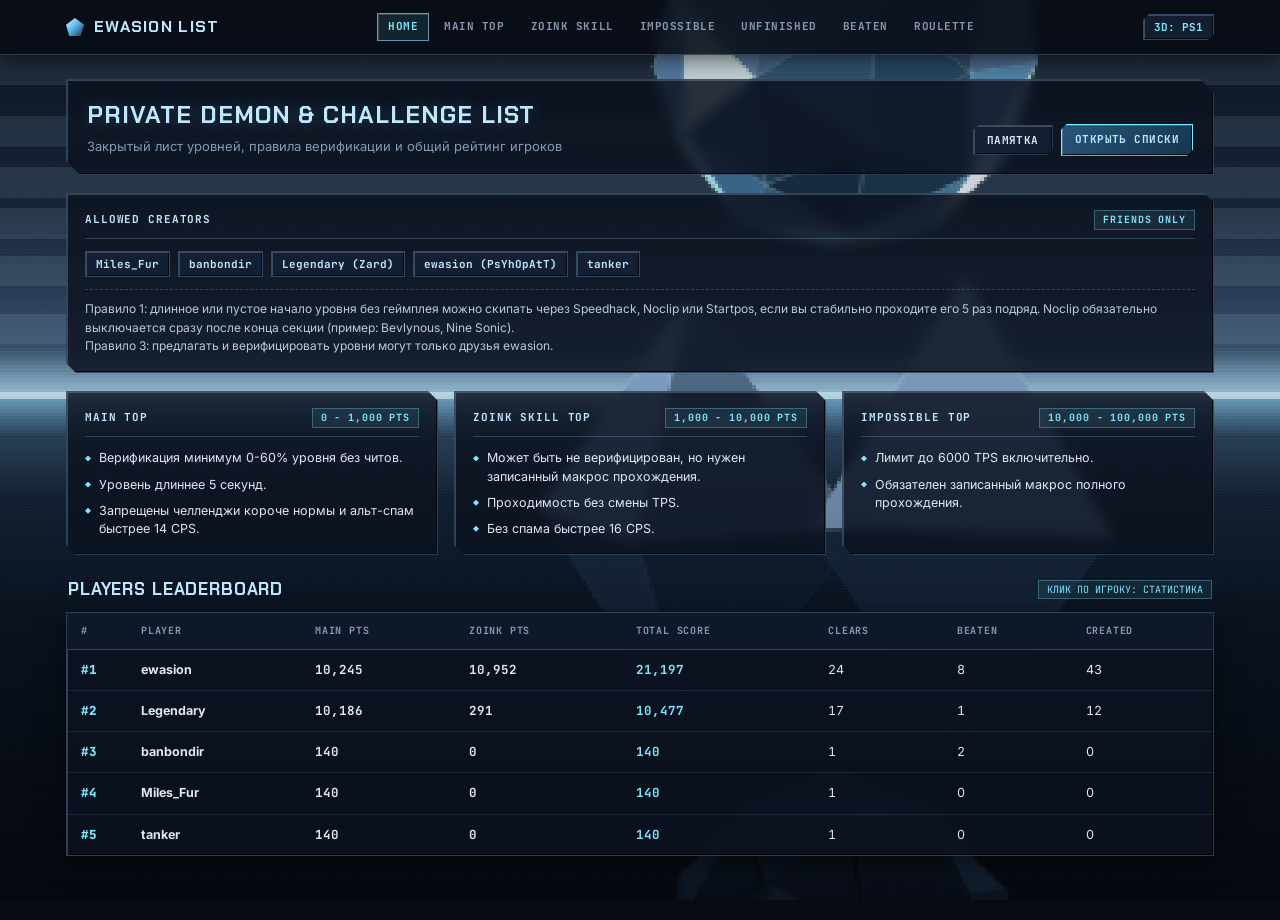
<file: index.html>
<!DOCTYPE html>
<html lang="ru">
<head>
  <meta charset="UTF-8">
  <meta name="viewport" content="width=device-width, initial-scale=1.0">
  <title>Private GD List</title>
  <link rel="preconnect" href="https://fonts.googleapis.com">
  <link rel="preconnect" href="https://fonts.gstatic.com" crossorigin>
  <link href="https://fonts.googleapis.com/css2?family=Chakra+Petch:wght@600;700&family=Inter:wght@400;500;600;700&family=JetBrains+Mono:wght@500;700;800&display=swap" rel="stylesheet">
  <link rel="stylesheet" href="page.css">
</head>
<body>
  <header class="topbar">
    <div class="topbar-inner">
      <a href="index.html" class="brand">
        <span class="glacier-prism" aria-hidden="true"></span>
        <span>EWASION LIST</span>
      </a>
      <nav class="nav">
        <a href="index.html" class="active">Home</a>
        <a href="list.html#main">Main Top</a>
        <a href="list.html#zoink">Zoink Skill</a>
        <a href="list.html#impossible">Impossible</a>
        <a href="list.html#unfinished">Unfinished</a>
        <a href="list.html#beaten">Beaten</a>
        <a href="roulette.html">Roulette</a>
      </nav>
      <button type="button" class="mode-toggle" id="render-toggle">3D: PS1</button>
    </div>
  </header>

  <main class="wrap" id="home-view">
    <div class="page-head">
      <div>
        <h1>Private Demon &amp; Challenge List</h1>
        <p>Закрытый лист уровней, правила верификации и общий рейтинг игроков</p>
      </div>
      <div class="head-actions">
        <button type="button" class="btn" data-popup-note="rules">Памятка</button>
        <a href="list.html#main" class="btn btn-primary">Открыть списки</a>
      </div>
    </div>

    <div class="card" style="margin-bottom: 18px;">
      <div class="card-title">
        <span>Allowed Creators</span>
        <span class="range-tag">Friends Only</span>
      </div>
      <div class="creators-row">
        <button type="button" class="pill pill-btn" data-player-card="Miles_Fur">Miles_Fur</button>
        <button type="button" class="pill pill-btn" data-player-card="banbondir">banbondir</button>
        <button type="button" class="pill pill-btn" data-player-card="Legendary">Legendary (Zard)</button>
        <button type="button" class="pill pill-btn" data-player-card="ewasion">ewasion (PsYhOpAtT)</button>
        <button type="button" class="pill pill-btn" data-player-card="tanker">tanker</button>
      </div>
      <p class="rules-note">
        Правило 1: длинное или пустое начало уровня без геймплея можно скипать через Speedhack, Noclip или Startpos, если вы стабильно проходите его 5 раз подряд. Noclip обязательно выключается сразу после конца секции (пример: Bevlynous, Nine Sonic).<br>
        Правило 3: предлагать и верифицировать уровни могут только друзья ewasion.
      </p>
    </div>

    <div class="grid-3">
      <div class="card">
        <div class="card-title">
          <span>Main Top</span>
          <span class="range-tag">0 - 1,000 pts</span>
        </div>
        <ul class="rules-list">
          <li>Верификация минимум 0-60% уровня без читов.</li>
          <li>Уровень длиннее 5 секунд.</li>
          <li>Запрещены челленджи короче нормы и альт-спам быстрее 14 CPS.</li>
        </ul>
      </div>

      <div class="card">
        <div class="card-title">
          <span>Zoink Skill Top</span>
          <span class="range-tag">1,000 - 10,000 pts</span>
        </div>
        <ul class="rules-list">
          <li>Может быть не верифицирован, но нужен записанный макрос прохождения.</li>
          <li>Проходимость без смены TPS.</li>
          <li>Без спама быстрее 16 CPS.</li>
        </ul>
      </div>

      <div class="card">
        <div class="card-title">
          <span>Impossible Top</span>
          <span class="range-tag">10,000 - 100,000 pts</span>
        </div>
        <ul class="rules-list">
          <li>Лимит до 6000 TPS включительно.</li>
          <li>Обязателен записанный макрос полного прохождения.</li>
        </ul>
      </div>
    </div>

    <div class="section-bar">
      <span class="section-title">Players Leaderboard</span>
      <button type="button" class="range-tag range-btn" data-popup-note="leaderboard">Клик по игроку: статистика</button>
    </div>
    <div class="table-wrap">
      <table>
        <thead>
          <tr>
            <th>#</th>
            <th>Player</th>
            <th>Main Pts</th>
            <th>Zoink Pts</th>
            <th>Total Score</th>
            <th>Clears</th>
            <th>Beaten</th>
            <th>Created</th>
          </tr>
        </thead>
        <tbody id="leaderboard-body"></tbody>
      </table>
    </div>
  </main>

  <script src="data/mainlist.js"></script>
  <script src="data/zoinklist.js"></script>
  <script src="data/imposlist.js"></script>
  <script src="data/unfinishedlist.js"></script>
  <script src="data/beatenlist.js"></script>
  <script src="script.js"></script>
</body>
</html>
</file>
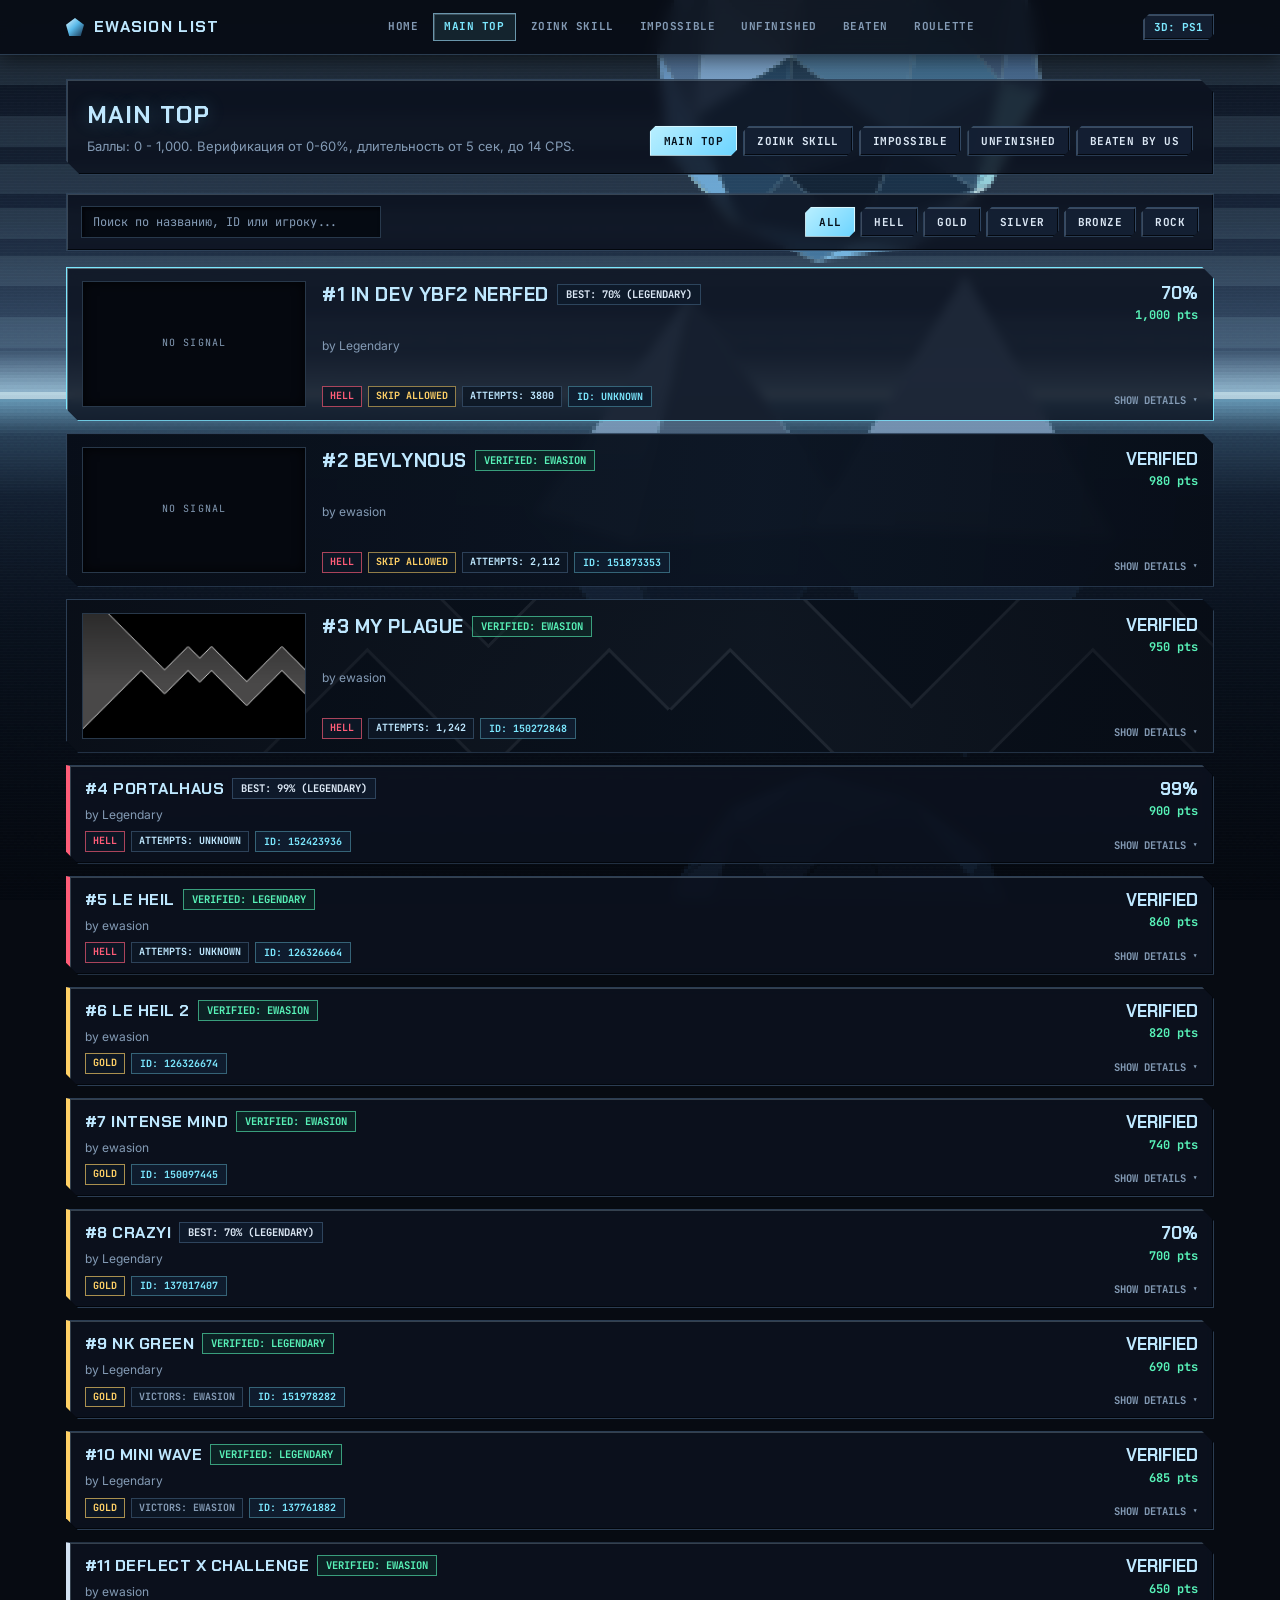
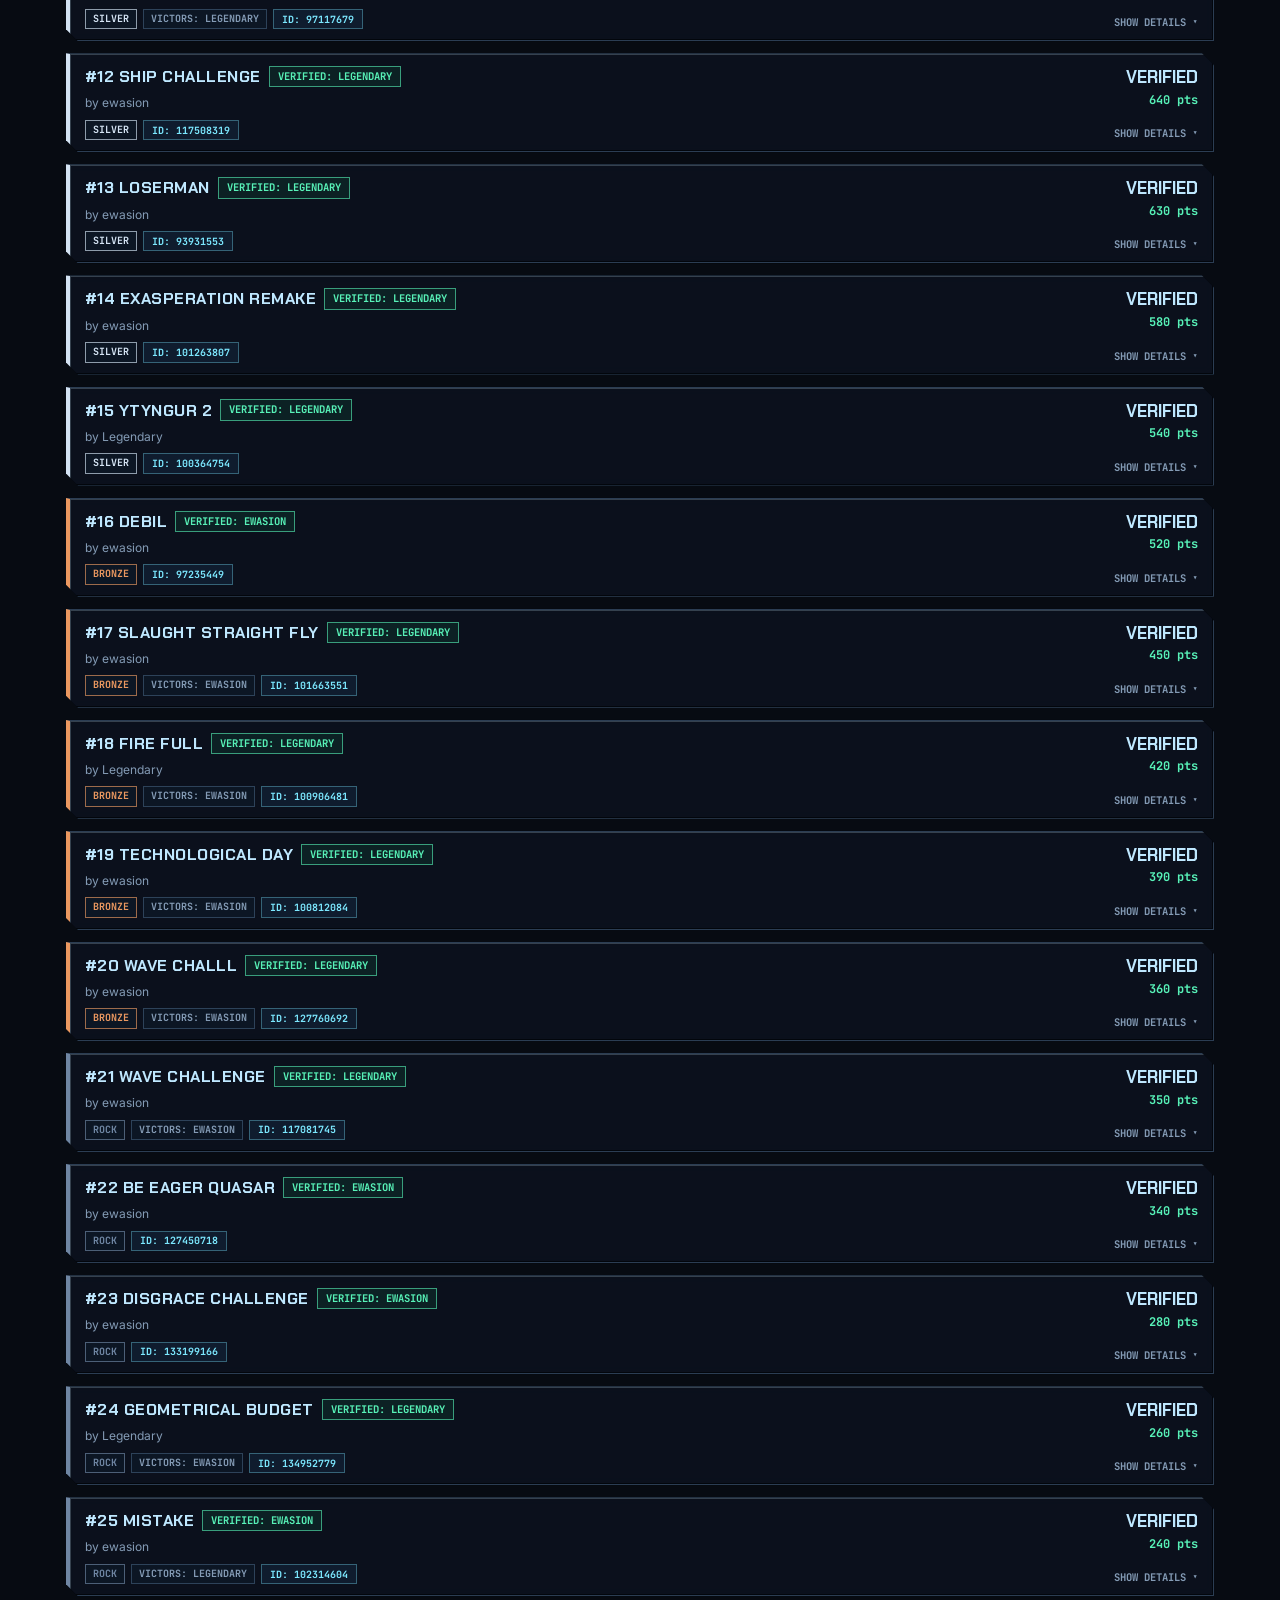
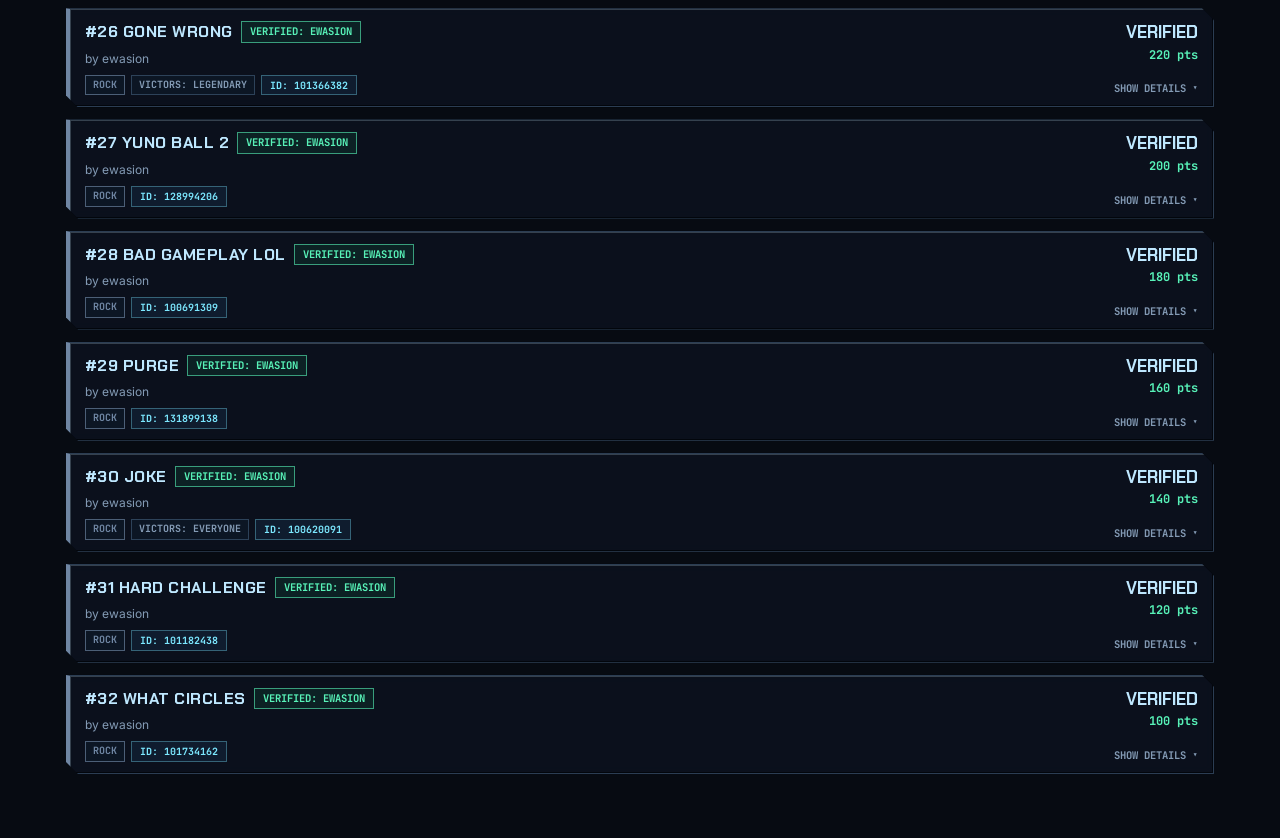
<file: list.html>
<!DOCTYPE html>
<html lang="ru">
<head>
  <meta charset="UTF-8">
  <meta name="viewport" content="width=device-width, initial-scale=1.0">
  <title>Lists | Private GD List</title>
  <link rel="preconnect" href="https://fonts.googleapis.com">
  <link rel="preconnect" href="https://fonts.gstatic.com" crossorigin>
  <link href="https://fonts.googleapis.com/css2?family=Chakra+Petch:wght@600;700&family=Inter:wght@400;500;600;700&family=JetBrains+Mono:wght@500;700;800&display=swap" rel="stylesheet">
  <link rel="stylesheet" href="page.css">
</head>
<body>
  <header class="topbar">
    <div class="topbar-inner">
      <a href="index.html" class="brand">
        <span class="glacier-prism" aria-hidden="true"></span>
        <span>EWASION LIST</span>
      </a>
      <nav class="nav">
        <a href="index.html">Home</a>
        <a href="list.html#main" data-nav="main">Main Top</a>
        <a href="list.html#zoink" data-nav="zoink">Zoink Skill</a>
        <a href="list.html#impossible" data-nav="impossible">Impossible</a>
        <a href="list.html#unfinished" data-nav="unfinished">Unfinished</a>
        <a href="list.html#beaten" data-nav="beaten">Beaten</a>
        <a href="roulette.html">Roulette</a>
      </nav>
      <button type="button" class="mode-toggle" id="render-toggle">3D: PS1</button>
    </div>
  </header>

  <main class="wrap" id="list-view">
    <div class="page-head">
      <div>
        <h1 id="list-title">Main Top</h1>
        <p id="list-subtitle">Сортировка по убыванию баллов (0 - 1,000)</p>
      </div>
      <div class="tabs" id="list-tabs" style="margin-bottom: 0;">
        <button class="tab-btn" data-tab="main">Main Top</button>
        <button class="tab-btn" data-tab="zoink">Zoink Skill</button>
        <button class="tab-btn" data-tab="impossible">Impossible</button>
        <button class="tab-btn" data-tab="unfinished">Unfinished</button>
        <button class="tab-btn" data-tab="beaten">Beaten by Us</button>
      </div>
    </div>

    <div class="controls">
      <input type="text" id="search-box" class="search-input" placeholder="Поиск по названию, ID или игроку...">
      <div class="tier-filters" id="tier-filters"></div>
    </div>

    <div id="list-container" class="ill-list"></div>
  </main>

  <script src="data/mainlist.js"></script>
  <script src="data/zoinklist.js"></script>
  <script src="data/imposlist.js"></script>
  <script src="data/unfinishedlist.js"></script>
  <script src="data/beatenlist.js"></script>
  <script src="script.js"></script>
</body>
</html>
</file>
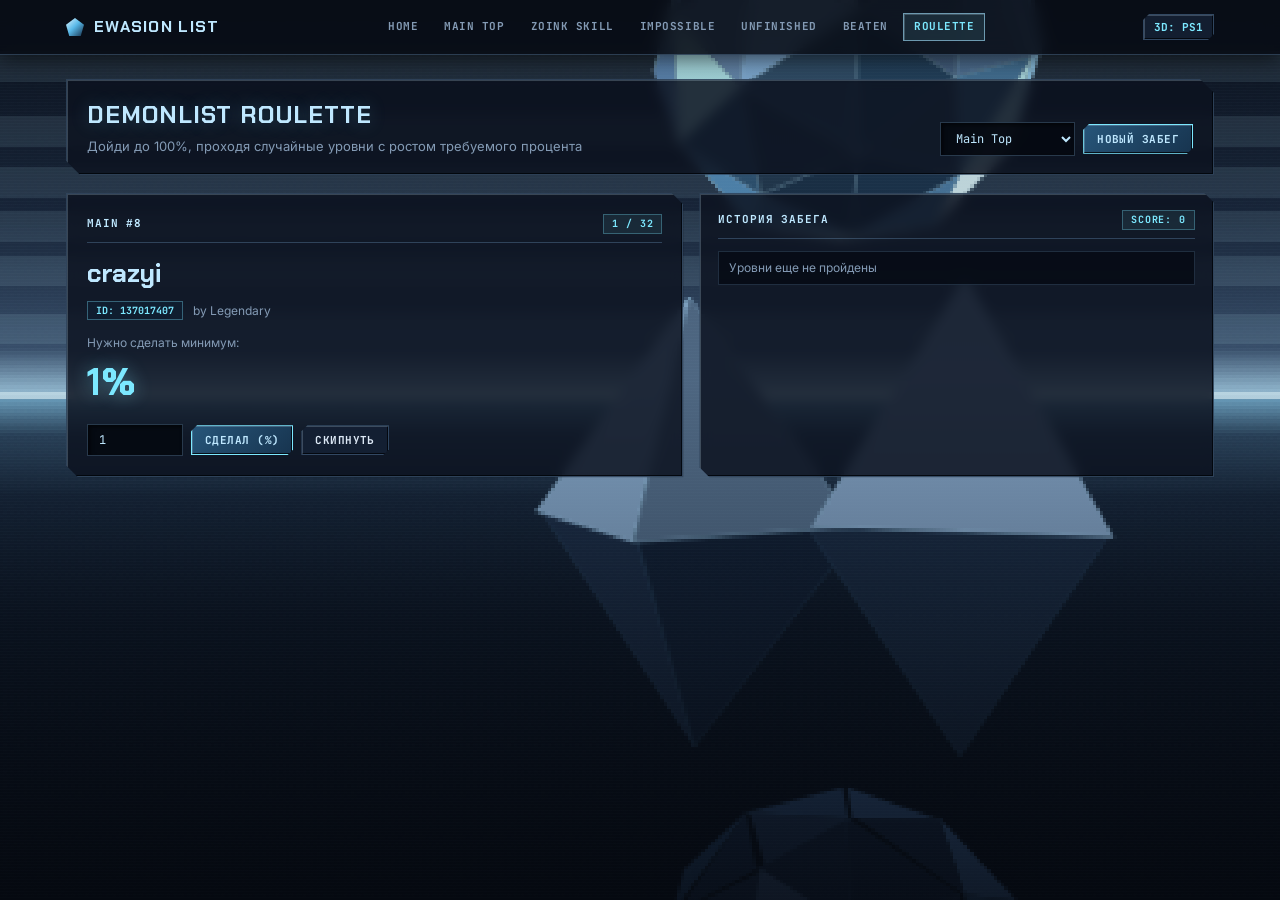
<file: roulette.html>
<!DOCTYPE html>
<html lang="ru">
<head>
  <meta charset="UTF-8">
  <meta name="viewport" content="width=device-width, initial-scale=1.0">
  <title>Roulette | Private GD List</title>
  <link rel="preconnect" href="https://fonts.googleapis.com">
  <link rel="preconnect" href="https://fonts.gstatic.com" crossorigin>
  <link href="https://fonts.googleapis.com/css2?family=Chakra+Petch:wght@600;700&family=Inter:wght@400;500;600;700&family=JetBrains+Mono:wght@500;700;800&display=swap" rel="stylesheet">
  <link rel="stylesheet" href="page.css">
</head>
<body>
  <header class="topbar">
    <div class="topbar-inner">
      <a href="index.html" class="brand">
        <span class="glacier-prism" aria-hidden="true"></span>
        <span>EWASION LIST</span>
      </a>
      <nav class="nav">
        <a href="index.html">Home</a>
        <a href="list.html#main">Main Top</a>
        <a href="list.html#zoink">Zoink Skill</a>
        <a href="list.html#impossible">Impossible</a>
        <a href="list.html#unfinished">Unfinished</a>
        <a href="list.html#beaten">Beaten</a>
        <a href="roulette.html" class="active">Roulette</a>
      </nav>
      <button type="button" class="mode-toggle" id="render-toggle">3D: PS1</button>
    </div>
  </header>

  <main class="wrap" id="roulette-view">
    <div class="page-head">
      <div>
        <h1>Demonlist Roulette</h1>
        <p>Дойди до 100%, проходя случайные уровни с ростом требуемого процента</p>
      </div>
      <div class="head-actions">
        <select id="r-pool" class="select-input">
          <option value="main">Main Top</option>
          <option value="zoink">Zoink Skill</option>
          <option value="beaten">Beaten by Us</option>
          <option value="all">Main + Beaten</option>
        </select>
        <button id="r-start" class="btn btn-primary">Новый забег</button>
      </div>
    </div>

    <div class="roulette-box">
      <div class="r-current" id="r-stage"></div>
      <div class="card">
        <div class="card-title">
          <span>История забега</span>
          <span id="r-score" class="range-tag">Score: 0</span>
        </div>
        <ul class="r-log" id="r-log"></ul>
      </div>
    </div>
  </main>

  <script src="data/mainlist.js"></script>
  <script src="data/zoinklist.js"></script>
  <script src="data/imposlist.js"></script>
  <script src="data/unfinishedlist.js"></script>
  <script src="data/beatenlist.js"></script>
  <script src="script.js"></script>
</body>
</html>
</file>
<file: page.css>
:root {
  --bg: #070b12;
  --surface: rgba(12, 19, 31, 0.84);
  --surface-solid: #0e1624;
  --surface-2: rgba(21, 33, 52, 0.9);
  --border: rgba(128, 178, 224, 0.28);
  --border-bright: rgba(164, 226, 255, 0.6);
  --bevel-light: rgba(205, 236, 255, 0.22);
  --bevel-dark: rgba(2, 5, 10, 0.85);
  --text: #dce8f5;
  --muted: #849bb5;
  --ice: #7ce8ff;
  --frost: #bfe8ff;
  --hell: #ff5d78;
  --gold: #ffd166;
  --silver: #d4e3f3;
  --bronze: #eb9860;
  --rock: #6f86a3;
  --ok: #58f2b8;
  --display: "Chakra Petch", "Inter", sans-serif;
  --sans: "Inter", system-ui, sans-serif;
  --mono: "JetBrains Mono", ui-monospace, monospace;
}

* {
  box-sizing: border-box;
  margin: 0;
  padding: 0;
}

::-webkit-scrollbar {
  width: 8px;
  height: 8px;
}

::-webkit-scrollbar-track {
  background: #060a10;
}

::-webkit-scrollbar-thumb {
  background: #23364f;
  border: 1px solid var(--border);
}

::-webkit-scrollbar-thumb:hover {
  background: #365278;
}

body {
  background: #070b12;
  color: var(--text);
  font-family: var(--sans);
  font-size: 13px;
  line-height: 1.45;
  min-height: 100vh;
  overflow-x: hidden;
}

a {
  color: inherit;
  text-decoration: none;
}

.glacier-bg {
  position: fixed;
  inset: 0;
  width: 100%;
  height: 100%;
  z-index: -2;
  pointer-events: none;
  display: block;
}

.glacier-bg.ps1 {
  image-rendering: pixelated;
  image-rendering: crisp-edges;
}

.glacier-scan {
  position: fixed;
  inset: 0;
  z-index: -1;
  pointer-events: none;
  background:
    linear-gradient(180deg, rgba(6, 10, 18, 0.22) 0%, rgba(7, 11, 18, 0.1) 42%, rgba(5, 9, 16, 0.62) 100%),
    repeating-linear-gradient(to bottom,
      rgba(180, 225, 255, 0.025) 0px,
      rgba(180, 225, 255, 0.025) 1px,
      transparent 1px,
      transparent 3px);
}

.topbar {
  position: sticky;
  top: 0;
  z-index: 40;
  background: rgba(8, 13, 22, 0.88);
  backdrop-filter: blur(8px);
  border-bottom: 1px solid var(--border);
  box-shadow: 0 4px 20px rgba(0, 0, 0, 0.55);
}

.topbar-inner {
  max-width: 1180px;
  margin: 0 auto;
  padding: 0 16px;
  height: 54px;
  display: flex;
  align-items: center;
  justify-content: space-between;
  gap: 14px;
}

.brand {
  font-family: var(--display);
  font-weight: 700;
  font-size: 16px;
  letter-spacing: 0.08em;
  display: flex;
  align-items: center;
  gap: 10px;
  color: var(--frost);
  flex-shrink: 0;
}

.glacier-prism {
  width: 18px;
  height: 18px;
  display: inline-block;
  background: linear-gradient(135deg, #e0f5ff 0%, #58b8e8 48%, #16304c 100%);
  clip-path: polygon(50% 0%, 100% 38%, 82% 100%, 18% 100%, 0% 38%);
  box-shadow: 0 0 12px rgba(124, 232, 255, 0.5);
}

.nav {
  display: flex;
  align-items: center;
  gap: 4px;
  overflow-x: auto;
  scrollbar-width: none;
}

.nav::-webkit-scrollbar {
  display: none;
}

.nav a {
  padding: 5px 10px;
  font-family: var(--mono);
  font-size: 11px;
  font-weight: 700;
  color: var(--muted);
  text-transform: uppercase;
  letter-spacing: 0.05em;
  border: 1px solid transparent;
  white-space: nowrap;
  transition: color 0.12s, background 0.12s, border-color 0.12s;
}

.nav a:hover,
.nav a.active {
  color: var(--frost);
  background: rgba(124, 232, 255, 0.1);
  border-color: var(--border);
  box-shadow: inset 1px 1px 0 var(--bevel-light);
}

.nav a.active {
  color: var(--ice);
  border-color: var(--border-bright);
}

.mode-toggle {
  font-family: var(--mono);
  font-size: 11px;
  font-weight: 700;
  color: var(--ice);
  background: var(--surface-2);
  border: 1px solid var(--border);
  padding: 5px 10px;
  cursor: pointer;
  white-space: nowrap;
  box-shadow: inset 1px 1px 0 var(--bevel-light), inset -1px -1px 0 var(--bevel-dark);
  clip-path: polygon(6px 0, 100% 0, 100% calc(100% - 6px), calc(100% - 6px) 100%, 0 100%, 0 6px);
}

.mode-toggle:hover {
  border-color: var(--ice);
  background: rgba(34, 56, 86, 0.95);
}

.wrap {
  max-width: 1180px;
  margin: 0 auto;
  padding: 24px 16px 64px;
}

.page-head {
  display: flex;
  flex-wrap: wrap;
  justify-content: space-between;
  align-items: flex-end;
  gap: 14px;
  padding: 18px 20px;
  background: var(--surface);
  backdrop-filter: blur(6px);
  border: 1px solid var(--border);
  box-shadow: inset 1px 1px 0 var(--bevel-light), inset -1px -1px 0 var(--bevel-dark), 0 10px 28px rgba(0, 0, 0, 0.5);
  clip-path: polygon(0 0, calc(100% - 14px) 0, 100% 14px, 100% 100%, 14px 100%, 0 calc(100% - 14px));
  margin-bottom: 18px;
}

.page-head h1 {
  font-family: var(--display);
  font-size: 24px;
  font-weight: 700;
  text-transform: uppercase;
  letter-spacing: 0.04em;
  color: var(--frost);
  text-shadow: 0 0 18px rgba(124, 232, 255, 0.25);
}

.page-head p {
  color: var(--muted);
  font-size: 13px;
  margin-top: 4px;
}

.head-actions {
  display: flex;
  gap: 8px;
  align-items: center;
  flex-wrap: wrap;
}

.grid-3 {
  display: grid;
  grid-template-columns: repeat(3, 1fr);
  gap: 16px;
  margin-bottom: 22px;
}

.card {
  background: var(--surface);
  backdrop-filter: blur(6px);
  border: 1px solid var(--border);
  padding: 16px 18px;
  box-shadow: inset 1px 1px 0 var(--bevel-light), inset -1px -1px 0 var(--bevel-dark), 0 8px 22px rgba(0, 0, 0, 0.45);
  clip-path: polygon(0 0, calc(100% - 10px) 0, 100% 10px, 100% 100%, 10px 100%, 0 calc(100% - 10px));
}

.card-title {
  font-family: var(--mono);
  font-size: 11px;
  font-weight: 700;
  text-transform: uppercase;
  letter-spacing: 0.08em;
  color: var(--frost);
  margin-bottom: 12px;
  display: flex;
  justify-content: space-between;
  align-items: center;
  border-bottom: 1px solid var(--border);
  padding-bottom: 8px;
}

.range-tag {
  font-family: var(--mono);
  color: var(--ice);
  background: rgba(124, 232, 255, 0.08);
  border: 1px solid rgba(124, 232, 255, 0.3);
  padding: 2px 8px;
  font-size: 10px;
  text-transform: uppercase;
}

.range-btn {
  cursor: pointer;
}

.range-btn:hover {
  background: rgba(124, 232, 255, 0.16);
  border-color: var(--ice);
}

.rules-note {
  margin-top: 12px;
  font-size: 12px;
  line-height: 1.55;
  color: #b7cadf;
  padding-top: 10px;
  border-top: 1px dashed var(--border);
}

.rules-list {
  list-style: none;
  display: flex;
  flex-direction: column;
  gap: 8px;
  font-size: 12.5px;
  color: var(--text);
}

.rules-list li {
  padding-left: 14px;
  position: relative;
}

.rules-list li::before {
  content: "";
  position: absolute;
  left: 0;
  top: 6px;
  width: 6px;
  height: 6px;
  background: var(--ice);
  clip-path: polygon(50% 0, 100% 50%, 50% 100%, 0 50%);
}

.creators-row {
  display: flex;
  flex-wrap: wrap;
  gap: 8px;
}

.pill {
  font-family: var(--mono);
  font-size: 11px;
  font-weight: 700;
  padding: 5px 10px;
  background: var(--surface-2);
  border: 1px solid var(--border);
  color: var(--frost);
  box-shadow: inset 1px 1px 0 var(--bevel-light), inset -1px -1px 0 var(--bevel-dark);
}

.pill-btn {
  cursor: pointer;
}

.pill-btn:hover {
  border-color: var(--ice);
  color: var(--ice);
}

.section-bar {
  display: flex;
  justify-content: space-between;
  align-items: center;
  margin-bottom: 10px;
  padding: 0 2px;
}

.section-title {
  font-family: var(--display);
  font-size: 17px;
  font-weight: 700;
  text-transform: uppercase;
  letter-spacing: 0.05em;
  color: var(--frost);
}

.tabs {
  display: flex;
  flex-wrap: wrap;
  gap: 6px;
  margin-bottom: 16px;
}

.tab-btn,
.btn {
  background: var(--surface-2);
  color: var(--text);
  border: 1px solid var(--border);
  padding: 7px 13px;
  font-family: var(--mono);
  font-size: 11px;
  font-weight: 700;
  cursor: pointer;
  text-transform: uppercase;
  letter-spacing: 0.04em;
  box-shadow: inset 1px 1px 0 var(--bevel-light), inset -1px -1px 0 var(--bevel-dark);
  clip-path: polygon(6px 0, 100% 0, 100% calc(100% - 6px), calc(100% - 6px) 100%, 0 100%, 0 6px);
  transition: background 0.12s, border-color 0.12s, color 0.12s;
}

.tab-btn:hover,
.btn:hover {
  color: var(--frost);
  border-color: var(--ice);
  background: rgba(34, 55, 84, 0.95);
}

.tab-btn.active {
  color: #06101a;
  background: linear-gradient(135deg, #b8efff 0%, #6cd4ff 100%);
  border-color: #d6f7ff;
  box-shadow: 0 0 14px rgba(124, 232, 255, 0.35);
}

.btn-primary {
  background: linear-gradient(135deg, #27567a 0%, #17344f 100%);
  color: var(--frost);
  border-color: var(--ice);
}

.btn-primary:hover {
  background: linear-gradient(135deg, #9ce9ff 0%, #56c9f5 100%);
  color: #06101a;
}

.controls {
  display: flex;
  flex-wrap: wrap;
  gap: 12px;
  align-items: center;
  justify-content: space-between;
  margin-bottom: 16px;
  background: var(--surface);
  backdrop-filter: blur(6px);
  border: 1px solid var(--border);
  padding: 12px 14px;
  box-shadow: inset 1px 1px 0 var(--bevel-light), inset -1px -1px 0 var(--bevel-dark);
}

.search-input,
.num-input,
.select-input {
  background: rgba(5, 9, 16, 0.9);
  border: 1px solid var(--border);
  color: var(--frost);
  padding: 7px 11px;
  font-size: 12px;
  font-family: var(--mono);
  outline: none;
  box-shadow: inset 2px 2px 4px rgba(0, 0, 0, 0.6);
}

.search-input {
  width: 300px;
  max-width: 100%;
}

.search-input::placeholder {
  color: var(--muted);
}

.search-input:focus,
.num-input:focus,
.select-input:focus {
  border-color: var(--ice);
}

.tier-filters {
  display: flex;
  flex-wrap: wrap;
  gap: 5px;
}

.table-wrap {
  background: var(--surface);
  backdrop-filter: blur(6px);
  border: 1px solid var(--border);
  overflow-x: auto;
  box-shadow: inset 1px 1px 0 var(--bevel-light), inset -1px -1px 0 var(--bevel-dark), 0 8px 24px rgba(0, 0, 0, 0.5);
}

table {
  width: 100%;
  border-collapse: collapse;
  font-variant-numeric: tabular-nums;
}

th,
td {
  text-align: left;
  padding: 11px 14px;
  border-bottom: 1px solid rgba(128, 178, 224, 0.14);
  vertical-align: middle;
  font-size: 12.5px;
}

th {
  font-family: var(--mono);
  font-size: 10px;
  font-weight: 700;
  text-transform: uppercase;
  letter-spacing: 0.08em;
  color: var(--muted);
  background: rgba(16, 26, 42, 0.92);
  border-bottom: 1px solid var(--border);
}

tbody tr {
  cursor: pointer;
  transition: background 0.12s;
}

tbody tr:hover {
  background: rgba(124, 232, 255, 0.08);
}

tr:last-child td {
  border-bottom: none;
}

.rank-cell {
  font-family: var(--mono);
  font-weight: 800;
  color: var(--ice);
  width: 60px;
}

.pts-cell {
  font-family: var(--mono);
  font-weight: 700;
}

.total-cell {
  color: var(--ice);
}

.muted {
  color: var(--muted);
}

.ill-list {
  display: flex;
  flex-direction: column;
  gap: 12px;
  font-variant-numeric: tabular-nums;
}

.ill-card {
  position: relative;
  overflow: hidden;
  border: 1px solid var(--border);
  background: var(--surface);
  backdrop-filter: blur(5px);
  box-shadow: inset 1px 1px 0 var(--bevel-light), inset -1px -1px 0 var(--bevel-dark), 0 8px 20px rgba(0, 0, 0, 0.48);
  clip-path: polygon(0 0, calc(100% - 12px) 0, 100% 12px, 100% 100%, 12px 100%, 0 calc(100% - 12px));
}

.ill-card.compact.tier-HELL {
  border-left: 4px solid var(--hell);
}

.ill-card.compact.tier-GOLD {
  border-left: 4px solid var(--gold);
}

.ill-card.compact.tier-SILVER {
  border-left: 4px solid var(--silver);
}

.ill-card.compact.tier-BRONZE {
  border-left: 4px solid var(--bronze);
}

.ill-card.compact.tier-ROCK {
  border-left: 4px solid var(--rock);
}

.ill-card-inner {
  position: relative;
}

.ill-bg-img {
  position: absolute;
  inset: 0;
  width: 100%;
  height: 100%;
  object-fit: cover;
  filter: saturate(0.55) contrast(1.15) brightness(0.42);
  z-index: 0;
  pointer-events: none;
}

.ill-bg-overlay {
  position: absolute;
  inset: 0;
  background: linear-gradient(95deg, rgba(8, 14, 24, 0.92) 0%, rgba(12, 22, 36, 0.78) 60%, rgba(8, 14, 24, 0.9) 100%);
  z-index: 1;
  pointer-events: none;
}

.ill-main {
  position: relative;
  z-index: 2;
  display: flex;
  align-items: stretch;
  gap: 16px;
  padding: 13px 15px;
}

.ill-card.compact .ill-main {
  padding: 11px 15px;
}

.ill-thumb {
  width: 224px;
  height: 126px;
  flex-shrink: 0;
  border: 1px solid var(--border);
  background: #05080f;
  display: flex;
  align-items: center;
  justify-content: center;
  overflow: hidden;
  box-shadow: inset 0 0 12px rgba(0, 0, 0, 0.8);
}

.ill-thumb img,
.ill-thumb video {
  width: 100%;
  height: 100%;
  object-fit: cover;
  display: block;
}

.ill-thumb.no-img::after {
  content: "NO SIGNAL";
  font-family: var(--mono);
  font-size: 10px;
  letter-spacing: 0.12em;
  color: var(--muted);
}

.ill-body {
  flex: 1;
  min-width: 0;
  display: flex;
  flex-direction: column;
  justify-content: space-between;
  gap: 6px;
}

.ill-title-row {
  display: flex;
  flex-wrap: wrap;
  align-items: center;
  gap: 8px;
}

.ill-title {
  font-family: var(--display);
  font-size: 19px;
  font-weight: 700;
  letter-spacing: 0.03em;
  color: var(--frost);
  text-transform: uppercase;
}

.ill-card.compact .ill-title {
  font-size: 16px;
}

.ill-wr-pill {
  font-family: var(--mono);
  font-size: 10.5px;
  font-weight: 700;
  padding: 2px 8px;
  background: rgba(15, 27, 44, 0.9);
  border: 1px solid var(--border);
  color: var(--text);
  text-transform: uppercase;
}

.ill-wr-pill.verified {
  border-color: rgba(88, 242, 184, 0.6);
  color: var(--ok);
  background: rgba(16, 48, 42, 0.55);
}

.ill-creator {
  font-size: 12px;
  color: var(--muted);
}

.ill-tags {
  display: flex;
  flex-wrap: wrap;
  gap: 6px;
  margin-top: 2px;
}

.ill-pill {
  font-family: var(--mono);
  font-size: 10px;
  font-weight: 700;
  padding: 2px 7px;
  border: 1px solid var(--border);
  background: rgba(14, 24, 38, 0.85);
  color: var(--muted);
  text-transform: uppercase;
}

.ill-pill[data-note] {
  cursor: pointer;
}

.ill-pill[data-note]:hover {
  filter: brightness(1.2);
}

.ill-pill-HELL {
  border-color: rgba(255, 93, 120, 0.65);
  color: var(--hell);
}

.ill-pill-GOLD {
  border-color: rgba(255, 209, 102, 0.65);
  color: var(--gold);
}

.ill-pill-SILVER {
  border-color: rgba(212, 227, 243, 0.65);
  color: var(--silver);
}

.ill-pill-BRONZE {
  border-color: rgba(235, 152, 96, 0.65);
  color: var(--bronze);
}

.ill-pill-ROCK {
  border-color: rgba(111, 134, 163, 0.65);
  color: var(--rock);
}

.ill-pill-skip {
  border-color: rgba(255, 209, 102, 0.55);
  color: var(--gold);
}

.ill-pill-building {
  border-color: rgba(235, 152, 96, 0.55);
  color: var(--bronze);
}

.ill-pill-verifying {
  border-color: rgba(124, 232, 255, 0.6);
  color: var(--ice);
}

.ill-pill-att {
  color: var(--frost);
}

.id-btn {
  font-family: var(--mono);
  font-size: 10px;
  font-weight: 700;
  color: var(--ice);
  background: rgba(16, 30, 48, 0.92);
  border: 1px solid rgba(124, 232, 255, 0.35);
  padding: 2px 8px;
  cursor: pointer;
  text-transform: uppercase;
}

.id-btn:hover {
  background: var(--ice);
  color: #06101a;
}

.id-btn.copied {
  color: var(--ok);
  border-color: var(--ok);
  background: rgba(16, 48, 42, 0.8);
}

.ill-right {
  display: flex;
  flex-direction: column;
  justify-content: space-between;
  align-items: flex-end;
  text-align: right;
  flex-shrink: 0;
}

.ill-stat-top {
  font-family: var(--display);
  font-size: 17px;
  font-weight: 700;
  color: var(--frost);
}

.ill-pts {
  font-family: var(--mono);
  font-size: 12px;
  font-weight: 700;
  color: var(--ok);
  margin-top: 2px;
}

.details-btn {
  background: none;
  border: none;
  color: var(--muted);
  font-size: 10.5px;
  font-weight: 700;
  font-family: var(--mono);
  cursor: pointer;
  padding: 6px 0 0;
  text-transform: uppercase;
}

.details-btn:hover {
  color: var(--ice);
}

.ill-details {
  display: none;
  position: relative;
  z-index: 2;
  padding: 12px 16px;
  background: rgba(6, 10, 18, 0.9);
  border-top: 1px solid var(--border);
  font-size: 12px;
  gap: 18px;
  flex-wrap: wrap;
}

.ill-card.open .ill-details {
  display: flex;
}

.detail-item {
  display: flex;
  flex-direction: column;
  gap: 2px;
}

.detail-item a {
  color: var(--ice);
  text-decoration: underline;
  text-underline-offset: 2px;
}

.detail-label {
  font-family: var(--mono);
  font-size: 9px;
  font-weight: 700;
  text-transform: uppercase;
  letter-spacing: 0.08em;
  color: var(--muted);
}

.demon-slot {
  width: 42px;
  height: 42px;
  flex-shrink: 0;
  display: flex;
  align-items: center;
  justify-content: center;
  background: rgba(6, 11, 20, 0.9);
  border: 1px solid var(--border);
}

.demon-icon {
  width: 28px;
  height: 28px;
  object-fit: contain;
}

.ill-card.top-1,
.ill-card.top-1-zoink,
.ill-card.top-1-impos,
.ill-card.top-1-unfinished {
  border-color: var(--ice);
  box-shadow:
    inset 1px 1px 0 rgba(210, 245, 255, 0.35),
    0 0 22px rgba(124, 232, 255, 0.22);
}

.roulette-box {
  display: grid;
  grid-template-columns: 1.2fr 1fr;
  gap: 16px;
}

.r-current {
  padding: 20px;
  background: var(--surface);
  backdrop-filter: blur(6px);
  border: 1px solid var(--border);
  box-shadow: inset 1px 1px 0 var(--bevel-light), inset -1px -1px 0 var(--bevel-dark), 0 10px 26px rgba(0, 0, 0, 0.5);
  clip-path: polygon(0 0, calc(100% - 12px) 0, 100% 12px, 100% 100%, 12px 100%, 0 calc(100% - 12px));
}

.r-target {
  font-family: var(--display);
  font-size: 38px;
  font-weight: 700;
  color: var(--ice);
  text-shadow: 0 0 18px rgba(124, 232, 255, 0.4);
  margin: 4px 0;
}

.r-actions {
  display: flex;
  flex-wrap: wrap;
  gap: 8px;
  margin-top: 14px;
  align-items: center;
}

.r-log {
  list-style: none;
  display: flex;
  flex-direction: column;
  gap: 6px;
  max-height: 340px;
  overflow-y: auto;
}

.r-log li {
  display: flex;
  justify-content: space-between;
  align-items: center;
  padding: 7px 10px;
  background: rgba(6, 11, 20, 0.85);
  border: 1px solid rgba(128, 178, 224, 0.2);
  font-size: 12px;
}

.status-ok {
  color: var(--ok);
  font-family: var(--mono);
  font-size: 11px;
  font-weight: 700;
}

.status-skip {
  color: var(--gold);
  font-family: var(--mono);
  font-size: 11px;
  font-weight: 700;
}

.ice-toast-stack {
  position: fixed;
  right: 16px;
  bottom: 16px;
  z-index: 90;
  display: flex;
  flex-direction: column;
  gap: 8px;
  pointer-events: none;
}

.ice-toast {
  min-width: 220px;
  max-width: 310px;
  padding: 10px 14px;
  background: rgba(9, 17, 30, 0.94);
  border: 1px solid var(--ice);
  box-shadow: inset 1px 1px 0 var(--bevel-light), 0 8px 24px rgba(0, 0, 0, 0.65);
  clip-path: polygon(0 0, calc(100% - 8px) 0, 100% 8px, 100% 100%, 8px 100%, 0 calc(100% - 8px));
  transition: opacity 0.2s, transform 0.2s;
}

.ice-toast.leaving {
  opacity: 0;
  transform: translateY(6px);
}

.ice-toast-title {
  font-family: var(--mono);
  font-size: 11px;
  font-weight: 700;
  color: var(--ice);
  text-transform: uppercase;
}

.ice-toast-body {
  font-size: 12px;
  color: var(--frost);
  margin-top: 2px;
}

.ice-modal-backdrop {
  position: fixed;
  inset: 0;
  z-index: 100;
  background: rgba(3, 7, 14, 0.72);
  backdrop-filter: blur(4px);
  display: none;
  align-items: center;
  justify-content: center;
  padding: 16px;
}

.ice-modal-backdrop.open {
  display: flex;
}

.ice-modal {
  position: relative;
  width: 100%;
  max-width: 440px;
  padding: 20px 22px;
  background: var(--surface-solid);
  border: 1px solid var(--border-bright);
  box-shadow: inset 1px 1px 0 var(--bevel-light), inset -1px -1px 0 var(--bevel-dark), 0 18px 48px rgba(0, 0, 0, 0.75);
  clip-path: polygon(0 0, calc(100% - 14px) 0, 100% 14px, 100% 100%, 14px 100%, 0 calc(100% - 14px));
}

.ice-modal-close {
  position: absolute;
  top: 12px;
  right: 14px;
  background: none;
  border: 1px solid var(--border);
  color: var(--muted);
  width: 26px;
  height: 26px;
  font-size: 16px;
  line-height: 1;
  cursor: pointer;
}

.ice-modal-close:hover {
  color: var(--ice);
  border-color: var(--ice);
}

.ice-modal-tag {
  font-family: var(--mono);
  font-size: 10px;
  font-weight: 700;
  color: var(--ice);
  letter-spacing: 0.08em;
  text-transform: uppercase;
}

.ice-modal-title {
  font-family: var(--display);
  font-size: 22px;
  font-weight: 700;
  color: var(--frost);
  margin: 4px 0 8px;
}

.ice-modal-text {
  font-size: 13px;
  color: var(--text);
  line-height: 1.5;
  margin-bottom: 14px;
}

.ice-modal-grid {
  display: grid;
  grid-template-columns: repeat(2, 1fr);
  gap: 8px;
}

.ice-modal-stat {
  padding: 9px 10px;
  background: rgba(6, 11, 20, 0.85);
  border: 1px solid var(--border);
  display: flex;
  flex-direction: column;
  gap: 2px;
}

.ice-modal-stat span {
  font-family: var(--mono);
  font-size: 10px;
  color: var(--muted);
  text-transform: uppercase;
}

.ice-modal-stat strong {
  font-family: var(--mono);
  font-size: 14px;
  color: var(--frost);
}

@media (max-width: 820px) {

  .grid-3,
  .roulette-box {
    grid-template-columns: 1fr;
  }

  .ill-main {
    flex-direction: column;
    gap: 12px;
  }

  .ill-thumb {
    width: 100%;
    height: 170px;
  }

  .ill-right {
    flex-direction: row;
    align-items: center;
    text-align: left;
  }
}

@media (max-width: 600px) {
  .topbar-inner {
    gap: 8px;
  }

  .brand span:last-child {
    display: none;
  }
}
</file>
